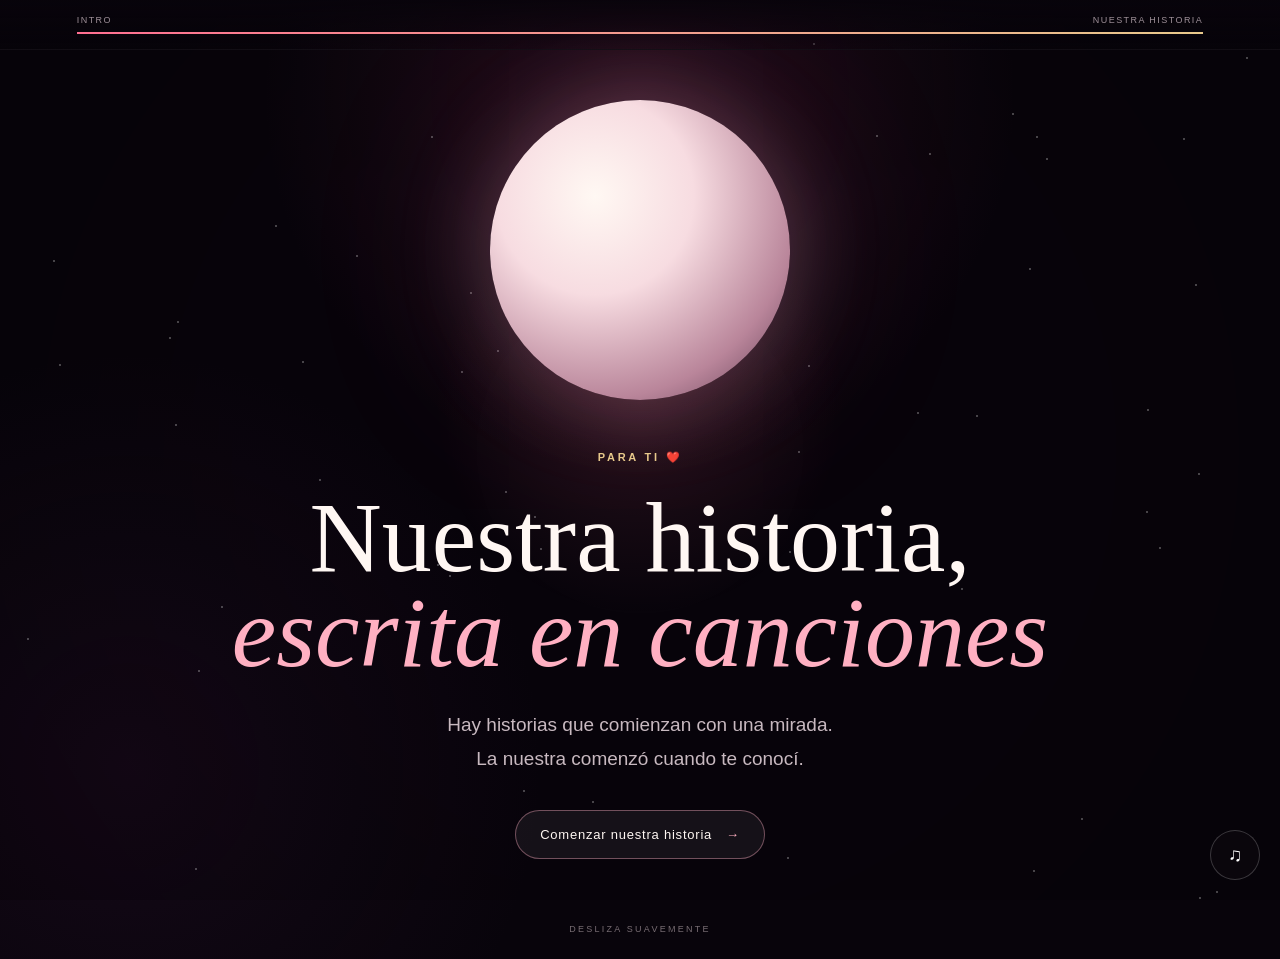
<file: index.html>
<!DOCTYPE html>
<html lang="es"><head><meta charset="utf-8"/><meta content="width=device-width, initial-scale=1.0, viewport-fit=cover" name="viewport"/><meta content="#0d0712" name="theme-color"/><title>Nuestra historia ❤️</title><link href="style.css" rel="stylesheet"/></head><body><div id="stars"></div><div aria-hidden="true" class="story-progress"><div class="progress-top"><span id="chapterCounter">INTRO</span><span id="chapterTitle">Nuestra historia</span></div><div class="progress-track"><span id="progressBar"></span></div></div><main><section class="hero" id="inicio">
<div class="moon"></div>
<p class="eyebrow">PARA TI ❤️</p>
<h1>Nuestra historia,<br/><span>escrita en canciones</span></h1>
<p class="intro">Hay historias que comienzan con una mirada.<br/>La nuestra comenzó cuando te conocí.</p>
<a class="start" href="capitulo-01.html">Comenzar nuestra historia <span>→</span></a>
<div class="scroll">desliza suavemente</div>
</section></main><audio id="music" preload="auto"></audio><button aria-label="Activar música" class="music-btn" id="musicBtn">♫</button><script src="script_nuestra_historia_multi.js"></script></body></html>
</file>
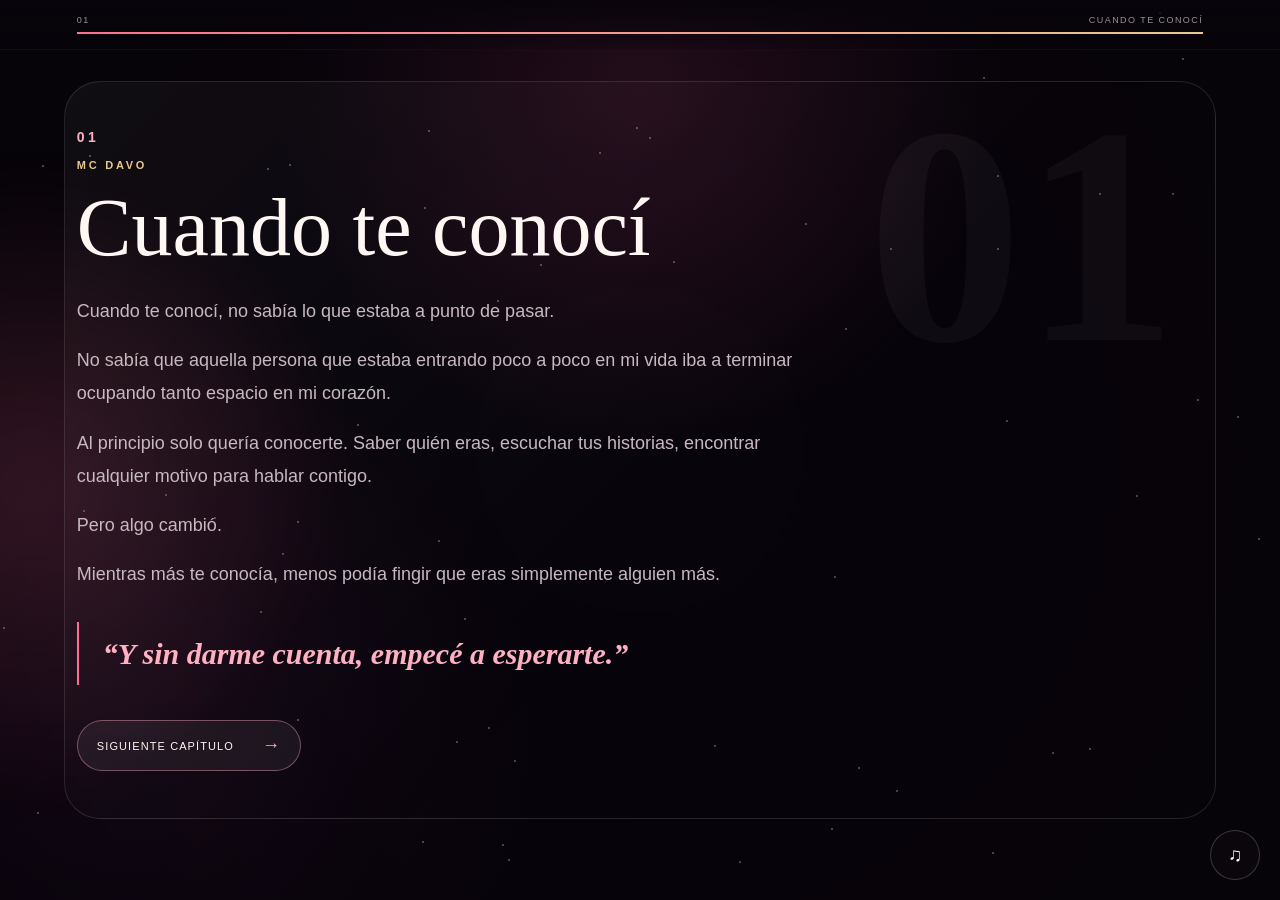
<file: capitulo-01.html>
<!DOCTYPE html>
<html lang="es"><head><meta charset="utf-8"/><meta content="width=device-width, initial-scale=1.0, viewport-fit=cover" name="viewport"/><meta content="#0d0712" name="theme-color"/><title>Cuando te conocí ❤️</title><link href="style.css" rel="stylesheet"/></head><body><div id="stars"></div><div aria-hidden="true" class="story-progress"><div class="progress-top"><span id="chapterCounter">01</span><span id="chapterTitle">Cuando te conocí</span></div><div class="progress-track"><span id="progressBar"></span></div></div><main><section class="story"><div class="chapter" data-chapter="01" data-song="musica-01.mp3" data-title="Cuando te conocí">
<div class="chapter-glow"></div>
<div class="chapter-visual">01</div>
<div class="chapter-content">
<div class="song-number">01</div>
<div class="song-tag">MC DAVO</div>
<h2>Cuando te conocí</h2>
<p>Cuando te conocí, no sabía lo que estaba a punto de pasar.</p>
<p>No sabía que aquella persona que estaba entrando poco a poco en mi vida iba a terminar ocupando tanto espacio en mi corazón.</p>
<p>Al principio solo quería conocerte. Saber quién eras, escuchar tus historias, encontrar cualquier motivo para hablar contigo.</p>
<p>Pero algo cambió.</p>
<p>Mientras más te conocía, menos podía fingir que eras simplemente alguien más.</p>
<blockquote>“Y sin darme cuenta, empecé a esperarte.”</blockquote>
</div>
<button class="next-btn" onclick="window.location.href='capitulo-02.html'" type="button"><span>Siguiente capítulo</span><b>→</b></button>
</div></section></main><audio data-song="musica-01.mp3" id="music" preload="auto"></audio><button aria-label="Activar música" class="music-btn" id="musicBtn">♫</button><script src="script_nuestra_historia_multi.js"></script></body></html>
</file>
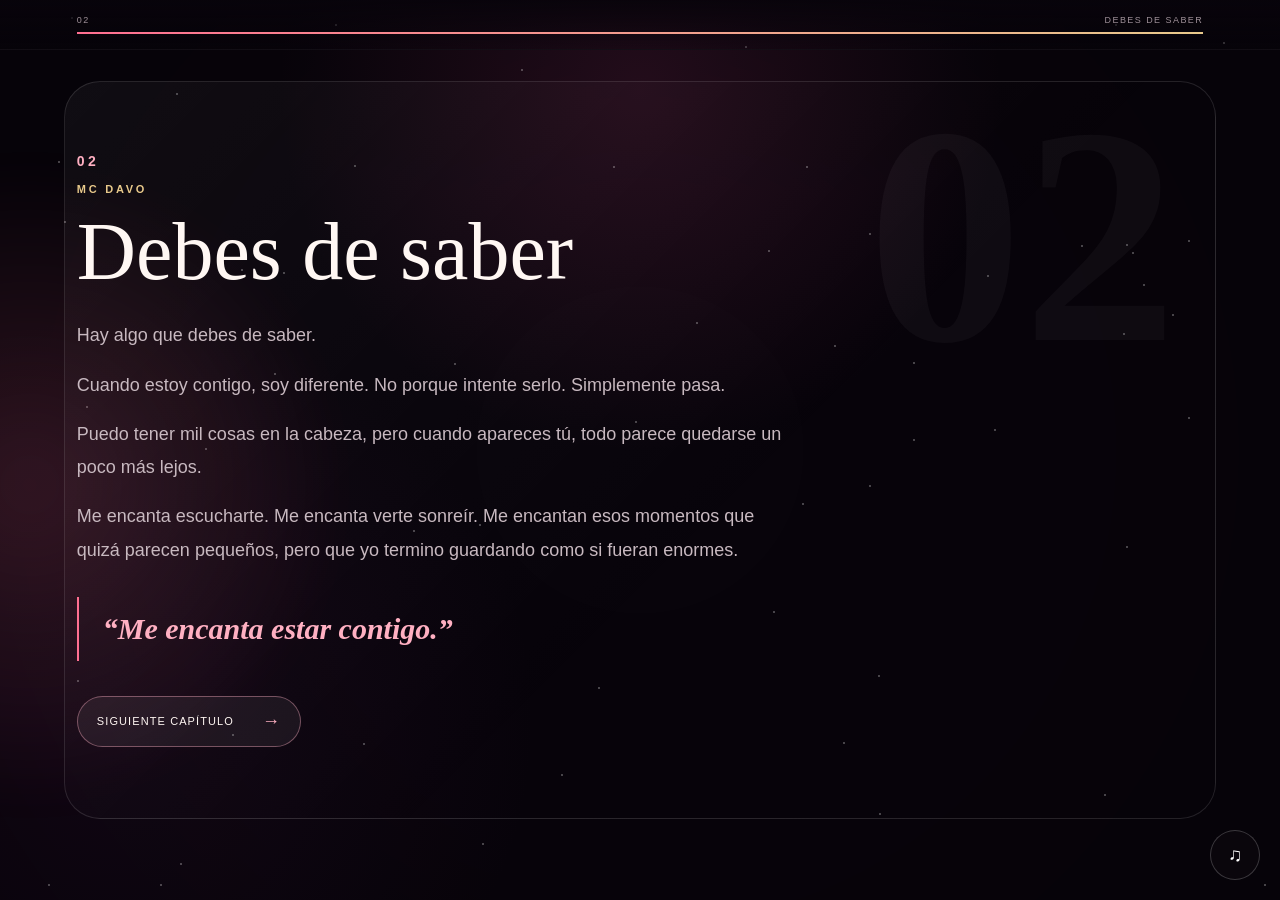
<file: capitulo-02.html>
<!DOCTYPE html>
<html lang="es"><head><meta charset="utf-8"/><meta content="width=device-width, initial-scale=1.0, viewport-fit=cover" name="viewport"/><meta content="#0d0712" name="theme-color"/><title>Debes de saber ❤️</title><link href="style.css" rel="stylesheet"/></head><body><div id="stars"></div><div aria-hidden="true" class="story-progress"><div class="progress-top"><span id="chapterCounter">02</span><span id="chapterTitle">Debes de saber</span></div><div class="progress-track"><span id="progressBar"></span></div></div><main><section class="story"><div class="chapter" data-chapter="02" data-song="musica-02.mp3" data-title="Debes de saber">
<div class="chapter-glow"></div>
<div class="chapter-visual">02</div>
<div class="chapter-content">
<div class="song-number">02</div>
<div class="song-tag">MC DAVO</div>
<h2>Debes de saber</h2>
<p>Hay algo que debes de saber.</p>
<p>Cuando estoy contigo, soy diferente. No porque intente serlo. Simplemente pasa.</p>
<p>Puedo tener mil cosas en la cabeza, pero cuando apareces tú, todo parece quedarse un poco más lejos.</p>
<p>Me encanta escucharte. Me encanta verte sonreír. Me encantan esos momentos que quizá parecen pequeños, pero que yo termino guardando como si fueran enormes.</p>
<blockquote>“Me encanta estar contigo.”</blockquote>
</div>
<button class="next-btn" onclick="window.location.href='capitulo-03.html'" type="button"><span>Siguiente capítulo</span><b>→</b></button>
</div></section></main><audio data-song="musica-02.mp3" id="music" preload="auto"></audio><button aria-label="Activar música" class="music-btn" id="musicBtn">♫</button><script src="script_nuestra_historia_multi.js"></script></body></html>
</file>
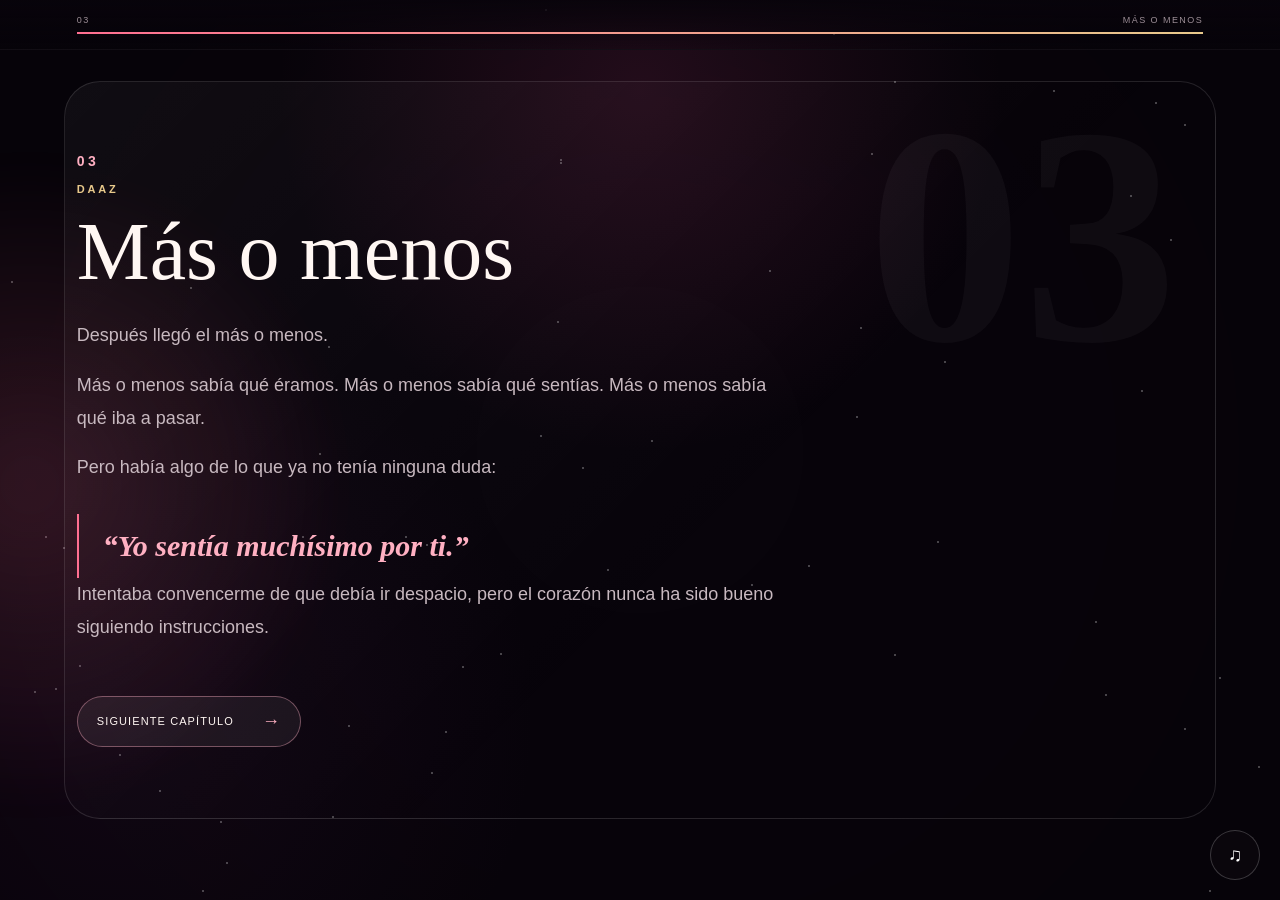
<file: capitulo-03.html>
<!DOCTYPE html>
<html lang="es"><head><meta charset="utf-8"/><meta content="width=device-width, initial-scale=1.0, viewport-fit=cover" name="viewport"/><meta content="#0d0712" name="theme-color"/><title>Más o menos ❤️</title><link href="style.css" rel="stylesheet"/></head><body><div id="stars"></div><div aria-hidden="true" class="story-progress"><div class="progress-top"><span id="chapterCounter">03</span><span id="chapterTitle">Más o menos</span></div><div class="progress-track"><span id="progressBar"></span></div></div><main><section class="story"><div class="chapter" data-chapter="03" data-song="musica-03.mp3" data-title="Más o menos">
<div class="chapter-glow"></div>
<div class="chapter-visual">03</div>
<div class="chapter-content">
<div class="song-number">03</div>
<div class="song-tag">DAAZ</div>
<h2>Más o menos</h2>
<p>Después llegó el más o menos.</p>
<p>Más o menos sabía qué éramos. Más o menos sabía qué sentías. Más o menos sabía qué iba a pasar.</p>
<p>Pero había algo de lo que ya no tenía ninguna duda:</p>
<blockquote>“Yo sentía muchísimo por ti.”</blockquote>
<p>Intentaba convencerme de que debía ir despacio, pero el corazón nunca ha sido bueno siguiendo instrucciones.</p>
</div>
<button class="next-btn" onclick="window.location.href='capitulo-04.html'" type="button"><span>Siguiente capítulo</span><b>→</b></button>
</div></section></main><audio data-song="musica-03.mp3" id="music" preload="auto"></audio><button aria-label="Activar música" class="music-btn" id="musicBtn">♫</button><script src="script_nuestra_historia_multi.js"></script></body></html>
</file>
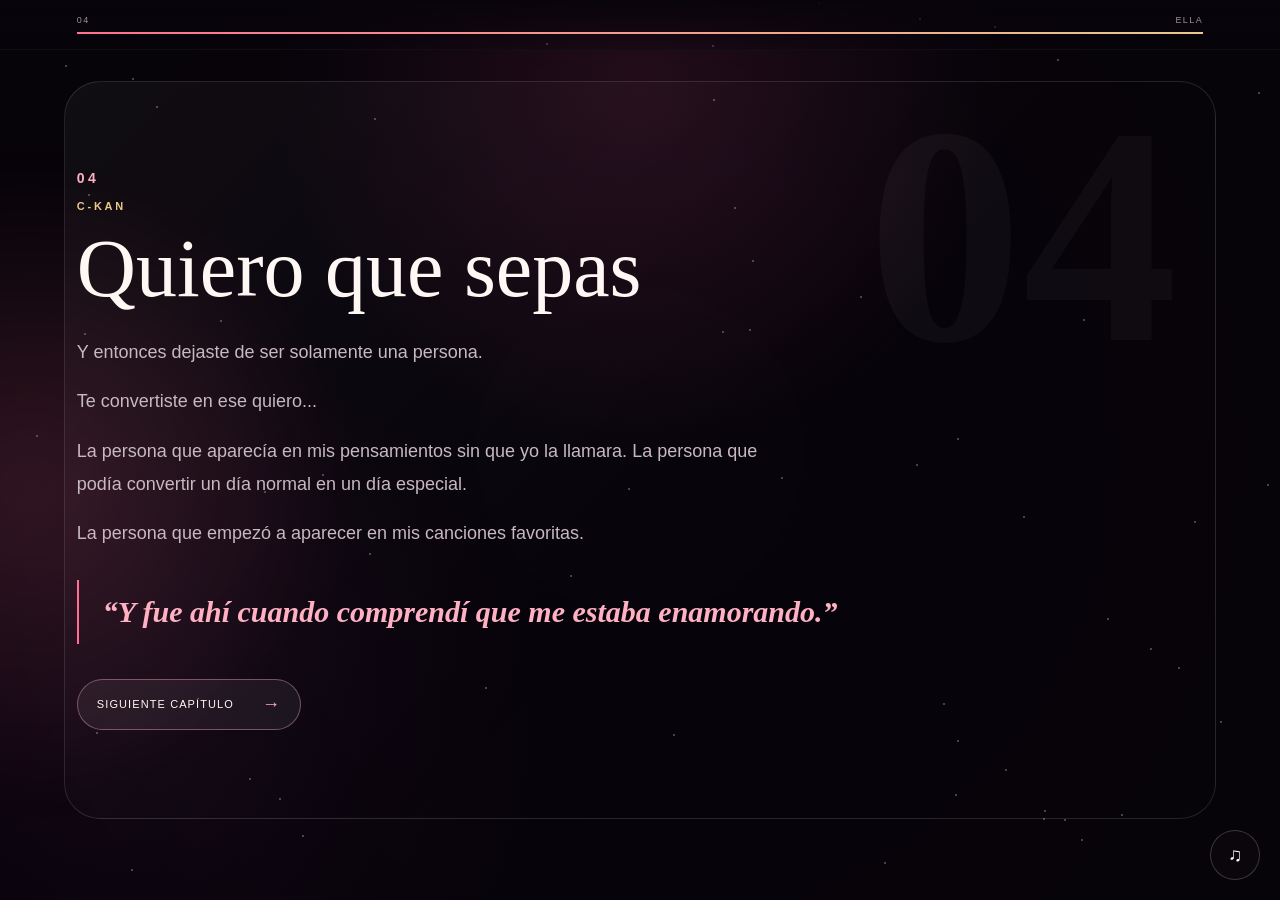
<file: capitulo-04.html>
<!DOCTYPE html>
<html lang="es"><head><meta charset="utf-8"/><meta content="width=device-width, initial-scale=1.0, viewport-fit=cover" name="viewport"/><meta content="#0d0712" name="theme-color"/><title>Quiero que sepas ❤️</title><link href="style.css" rel="stylesheet"/></head><body><div id="stars"></div><div aria-hidden="true" class="story-progress"><div class="progress-top"><span id="chapterCounter">04</span><span id="chapterTitle">Ella</span></div><div class="progress-track"><span id="progressBar"></span></div></div><main><section class="story"><div class="chapter" data-chapter="04" data-song="musica-04.mp3" data-title="Ella">
<div class="chapter-glow"></div>
<div class="chapter-visual">04</div>
<div class="chapter-content">
<div class="song-number">04</div>
<div class="song-tag">C-KAN</div>
<h2>Quiero que sepas</h2>
<p>Y entonces dejaste de ser solamente una persona.</p>
<p>Te convertiste en ese quiero...</p>
<p>La persona que aparecía en mis pensamientos sin que yo la llamara. La persona que podía convertir un día normal en un día especial.</p>
<p>La persona que empezó a aparecer en mis canciones favoritas.</p>
<blockquote>“Y fue ahí cuando comprendí que me estaba enamorando.”</blockquote>
</div>
<button class="next-btn" onclick="window.location.href='capitulo-05.html'" type="button"><span>Siguiente capítulo</span><b>→</b></button>
</div></section></main><audio data-song="musica-04.mp3" id="music" preload="auto"></audio><button aria-label="Activar música" class="music-btn" id="musicBtn">♫</button><script src="script_nuestra_historia_multi.js"></script></body></html>
</file>
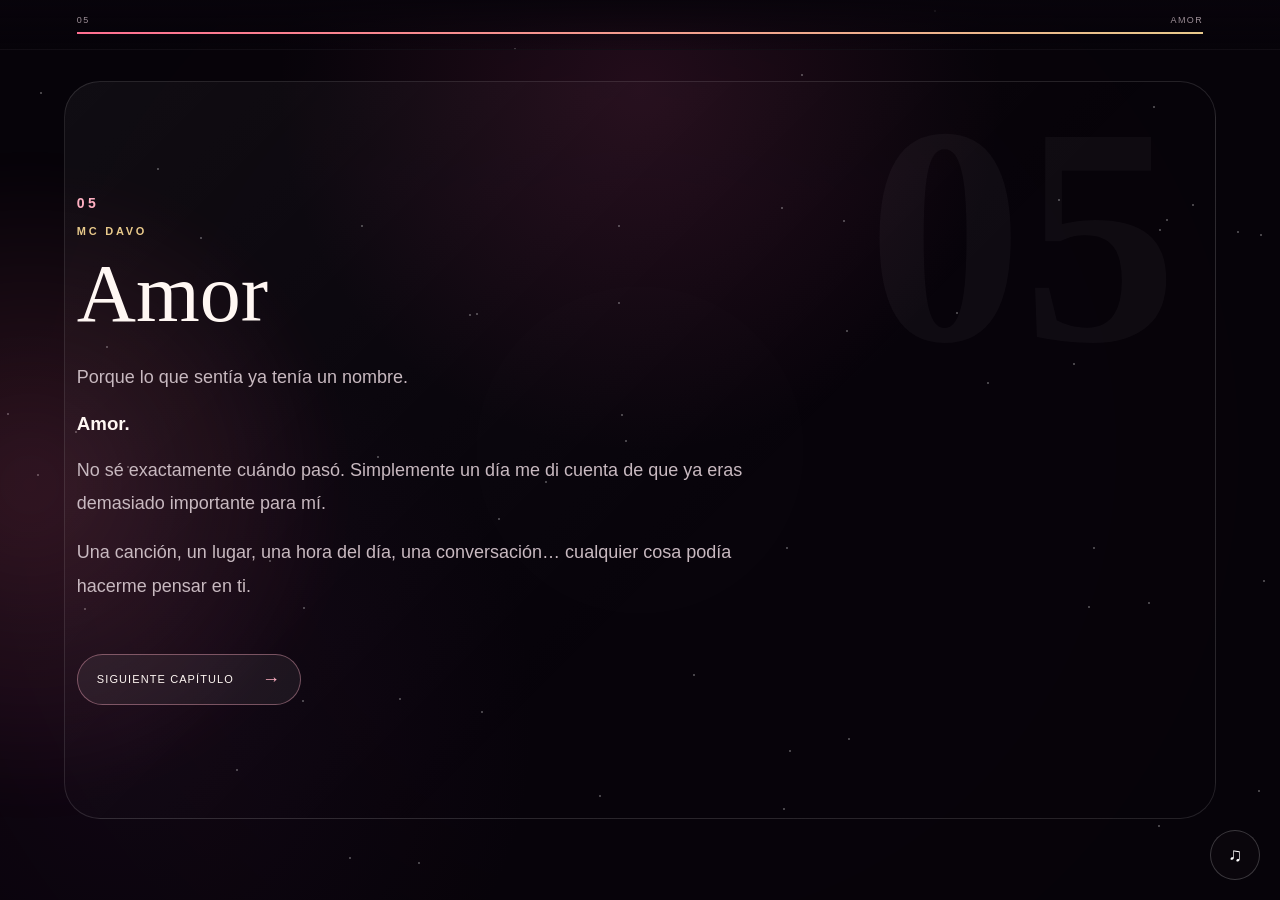
<file: capitulo-05.html>
<!DOCTYPE html>
<html lang="es"><head><meta charset="utf-8"/><meta content="width=device-width, initial-scale=1.0, viewport-fit=cover" name="viewport"/><meta content="#0d0712" name="theme-color"/><title>Amor ❤️</title><link href="style.css" rel="stylesheet"/></head><body><div id="stars"></div><div aria-hidden="true" class="story-progress"><div class="progress-top"><span id="chapterCounter">05</span><span id="chapterTitle">Amor</span></div><div class="progress-track"><span id="progressBar"></span></div></div><main><section class="story"><div class="chapter" data-chapter="05" data-song="musica-05.mp3" data-title="Amor">
<div class="chapter-glow"></div>
<div class="chapter-visual">05</div>
<div class="chapter-content">
<div class="song-number">05</div>
<div class="song-tag">MC DAVO</div>
<h2>Amor</h2>
<p>Porque lo que sentía ya tenía un nombre.</p>
<h3>Amor.</h3>
<p>No sé exactamente cuándo pasó. Simplemente un día me di cuenta de que ya eras demasiado importante para mí.</p>
<p>Una canción, un lugar, una hora del día, una conversación… cualquier cosa podía hacerme pensar en ti.</p>
</div>
<button class="next-btn" onclick="window.location.href='capitulo-06.html'" type="button"><span>Siguiente capítulo</span><b>→</b></button>
</div></section></main><audio data-song="musica-05.mp3" id="music" preload="auto"></audio><button aria-label="Activar música" class="music-btn" id="musicBtn">♫</button><script src="script_nuestra_historia_multi.js"></script></body></html>
</file>
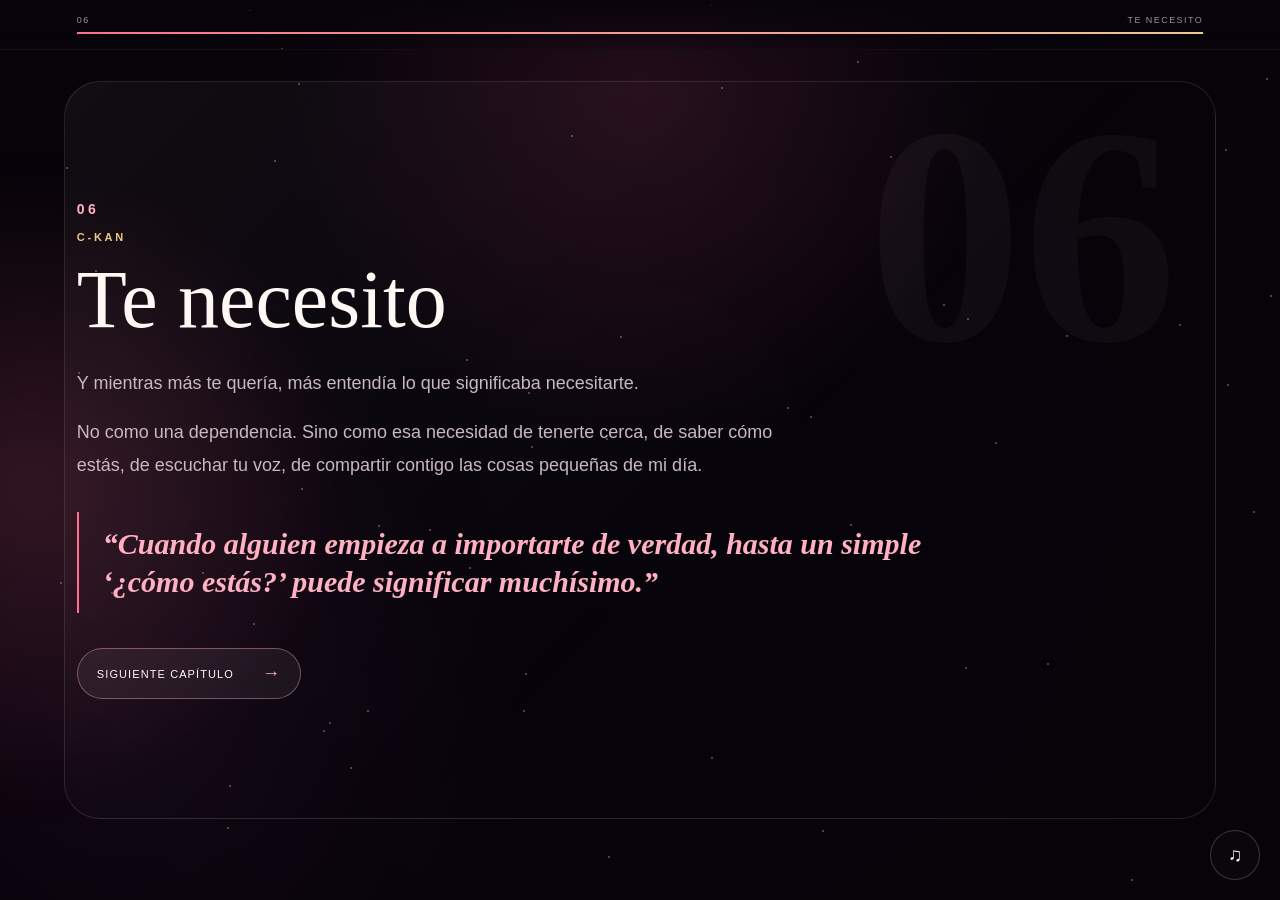
<file: capitulo-06.html>
<!DOCTYPE html>
<html lang="es"><head><meta charset="utf-8"/><meta content="width=device-width, initial-scale=1.0, viewport-fit=cover" name="viewport"/><meta content="#0d0712" name="theme-color"/><title>Te necesito ❤️</title><link href="style.css" rel="stylesheet"/></head><body><div id="stars"></div><div aria-hidden="true" class="story-progress"><div class="progress-top"><span id="chapterCounter">06</span><span id="chapterTitle">Te necesito</span></div><div class="progress-track"><span id="progressBar"></span></div></div><main><section class="story"><div class="chapter" data-chapter="06" data-song="musica-06.mp3" data-title="Te necesito">
<div class="chapter-glow"></div>
<div class="chapter-visual">06</div>
<div class="chapter-content">
<div class="song-number">06</div>
<div class="song-tag">C-KAN</div>
<h2>Te necesito</h2>
<p>Y mientras más te quería, más entendía lo que significaba necesitarte.</p>
<p>No como una dependencia. Sino como esa necesidad de tenerte cerca, de saber cómo estás, de escuchar tu voz, de compartir contigo las cosas pequeñas de mi día.</p>
<blockquote>“Cuando alguien empieza a importarte de verdad, hasta un simple ‘¿cómo estás?’ puede significar muchísimo.”</blockquote>
</div>
<button class="next-btn" onclick="window.location.href='capitulo-07.html'" type="button"><span>Siguiente capítulo</span><b>→</b></button>
</div></section></main><audio data-song="musica-06.mp3" id="music" preload="auto"></audio><button aria-label="Activar música" class="music-btn" id="musicBtn">♫</button><script src="script_nuestra_historia_multi.js"></script></body></html>
</file>
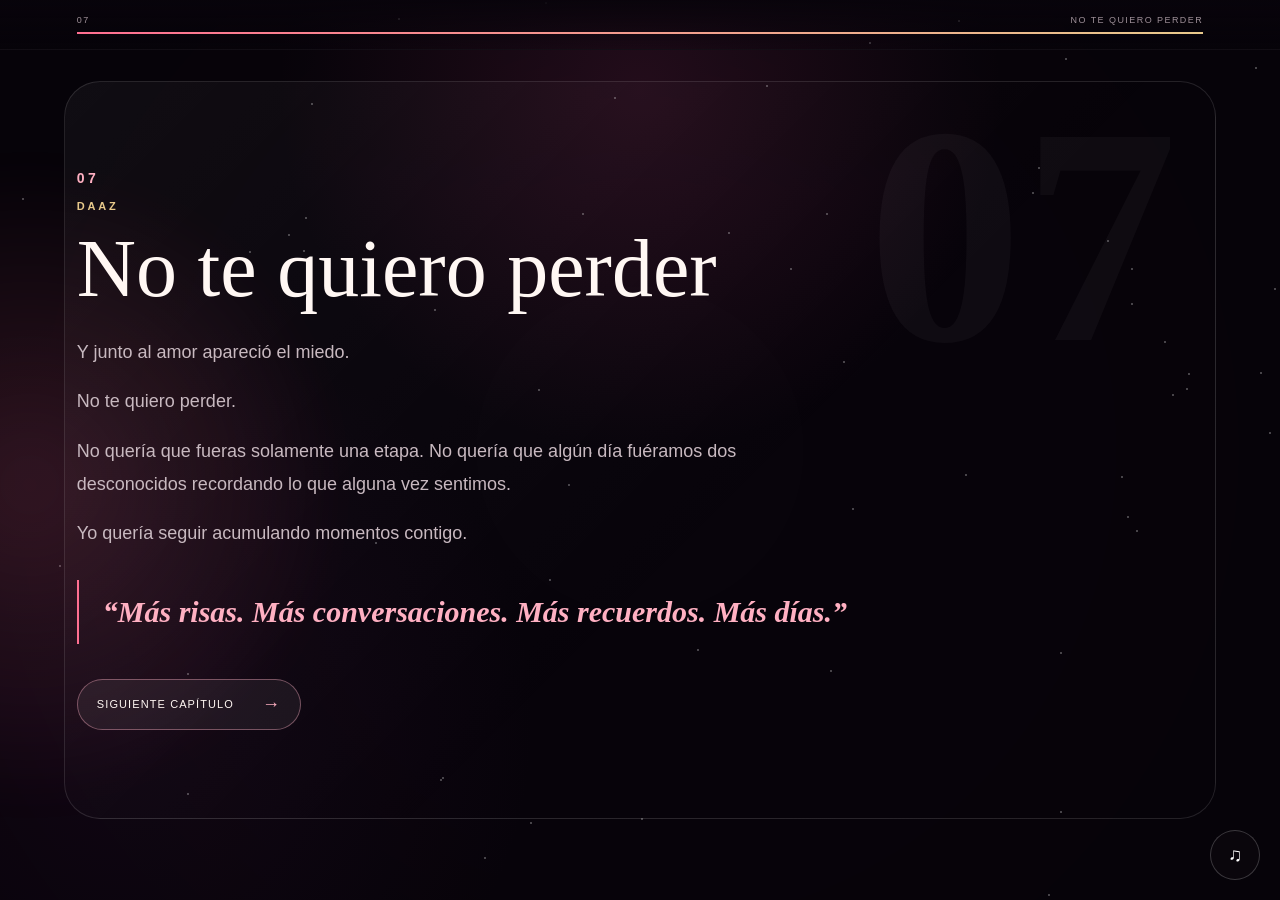
<file: capitulo-07.html>
<!DOCTYPE html>
<html lang="es"><head><meta charset="utf-8"/><meta content="width=device-width, initial-scale=1.0, viewport-fit=cover" name="viewport"/><meta content="#0d0712" name="theme-color"/><title>No te quiero perder ❤️</title><link href="style.css" rel="stylesheet"/></head><body><div id="stars"></div><div aria-hidden="true" class="story-progress"><div class="progress-top"><span id="chapterCounter">07</span><span id="chapterTitle">No te quiero perder</span></div><div class="progress-track"><span id="progressBar"></span></div></div><main><section class="story"><div class="chapter" data-chapter="07" data-song="musica-07.mp3" data-title="No te quiero perder">
<div class="chapter-glow"></div>
<div class="chapter-visual">07</div>
<div class="chapter-content">
<div class="song-number">07</div>
<div class="song-tag">DAAZ</div>
<h2>No te quiero perder</h2>
<p>Y junto al amor apareció el miedo.</p>
<p>No te quiero perder.</p>
<p>No quería que fueras solamente una etapa. No quería que algún día fuéramos dos desconocidos recordando lo que alguna vez sentimos.</p>
<p>Yo quería seguir acumulando momentos contigo.</p>
<blockquote>“Más risas. Más conversaciones. Más recuerdos. Más días.”</blockquote>
</div>
<button class="next-btn" onclick="window.location.href='capitulo-08.html'" type="button"><span>Siguiente capítulo</span><b>→</b></button>
</div></section></main><audio data-song="musica-07.mp3" id="music" preload="auto"></audio><button aria-label="Activar música" class="music-btn" id="musicBtn">♫</button><script src="script_nuestra_historia_multi.js"></script></body></html>
</file>
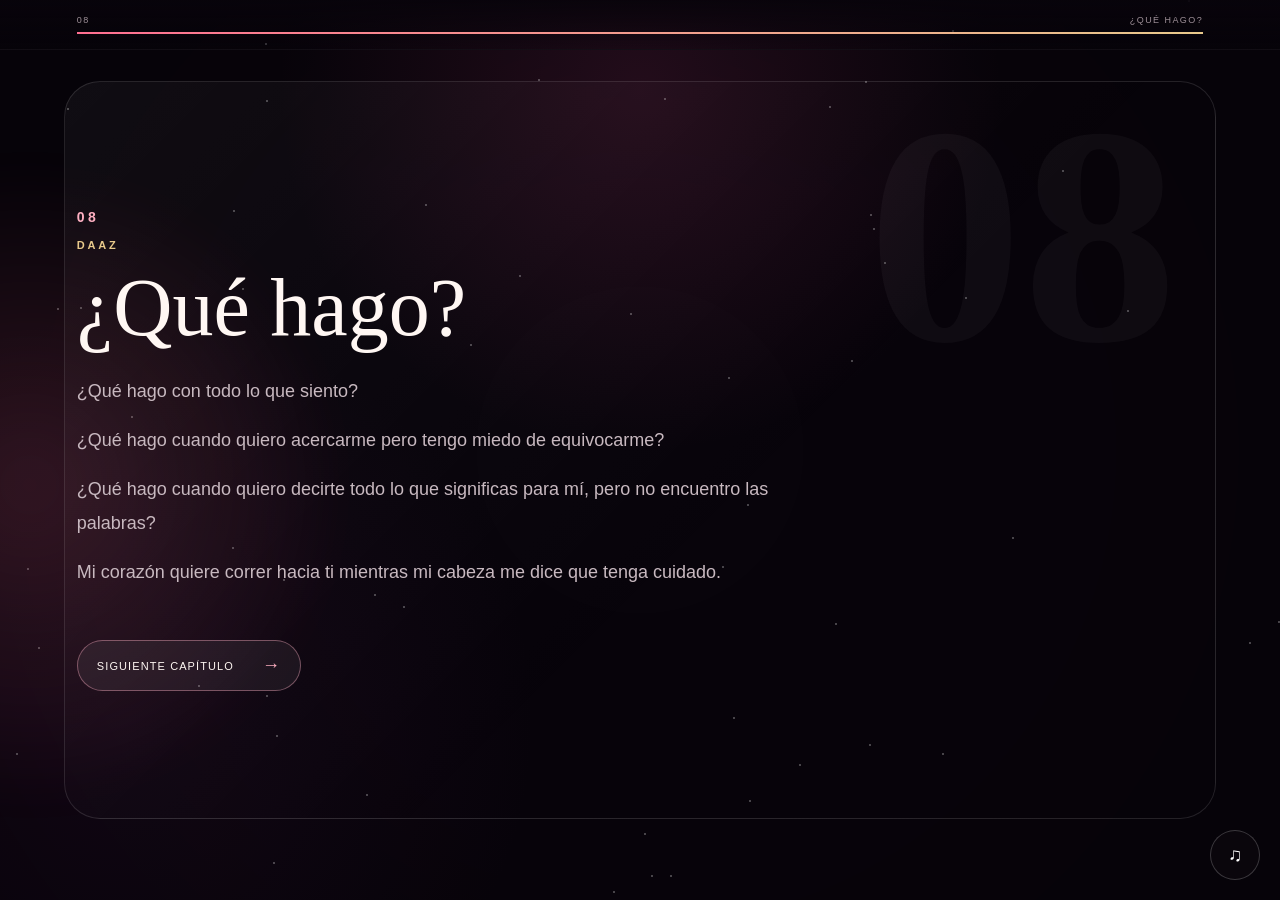
<file: capitulo-08.html>
<!DOCTYPE html>
<html lang="es"><head><meta charset="utf-8"/><meta content="width=device-width, initial-scale=1.0, viewport-fit=cover" name="viewport"/><meta content="#0d0712" name="theme-color"/><title>¿Qué hago? ❤️</title><link href="style.css" rel="stylesheet"/></head><body><div id="stars"></div><div aria-hidden="true" class="story-progress"><div class="progress-top"><span id="chapterCounter">08</span><span id="chapterTitle">¿Qué hago?</span></div><div class="progress-track"><span id="progressBar"></span></div></div><main><section class="story"><div class="chapter" data-chapter="08" data-song="musica-08.mp3" data-title="¿Qué hago?">
<div class="chapter-glow"></div>
<div class="chapter-visual">08</div>
<div class="chapter-content">
<div class="song-number">08</div>
<div class="song-tag">DAAZ</div>
<h2>¿Qué hago?</h2>
<p>¿Qué hago con todo lo que siento?</p>
<p>¿Qué hago cuando quiero acercarme pero tengo miedo de equivocarme?</p>
<p>¿Qué hago cuando quiero decirte todo lo que significas para mí, pero no encuentro las palabras?</p>
<p>Mi corazón quiere correr hacia ti mientras mi cabeza me dice que tenga cuidado.</p>
</div>
<button class="next-btn" onclick="window.location.href='capitulo-09.html'" type="button"><span>Siguiente capítulo</span><b>→</b></button>
</div></section></main><audio data-song="musica-08.mp3" id="music" preload="auto"></audio><button aria-label="Activar música" class="music-btn" id="musicBtn">♫</button><script src="script_nuestra_historia_multi.js"></script></body></html>
</file>
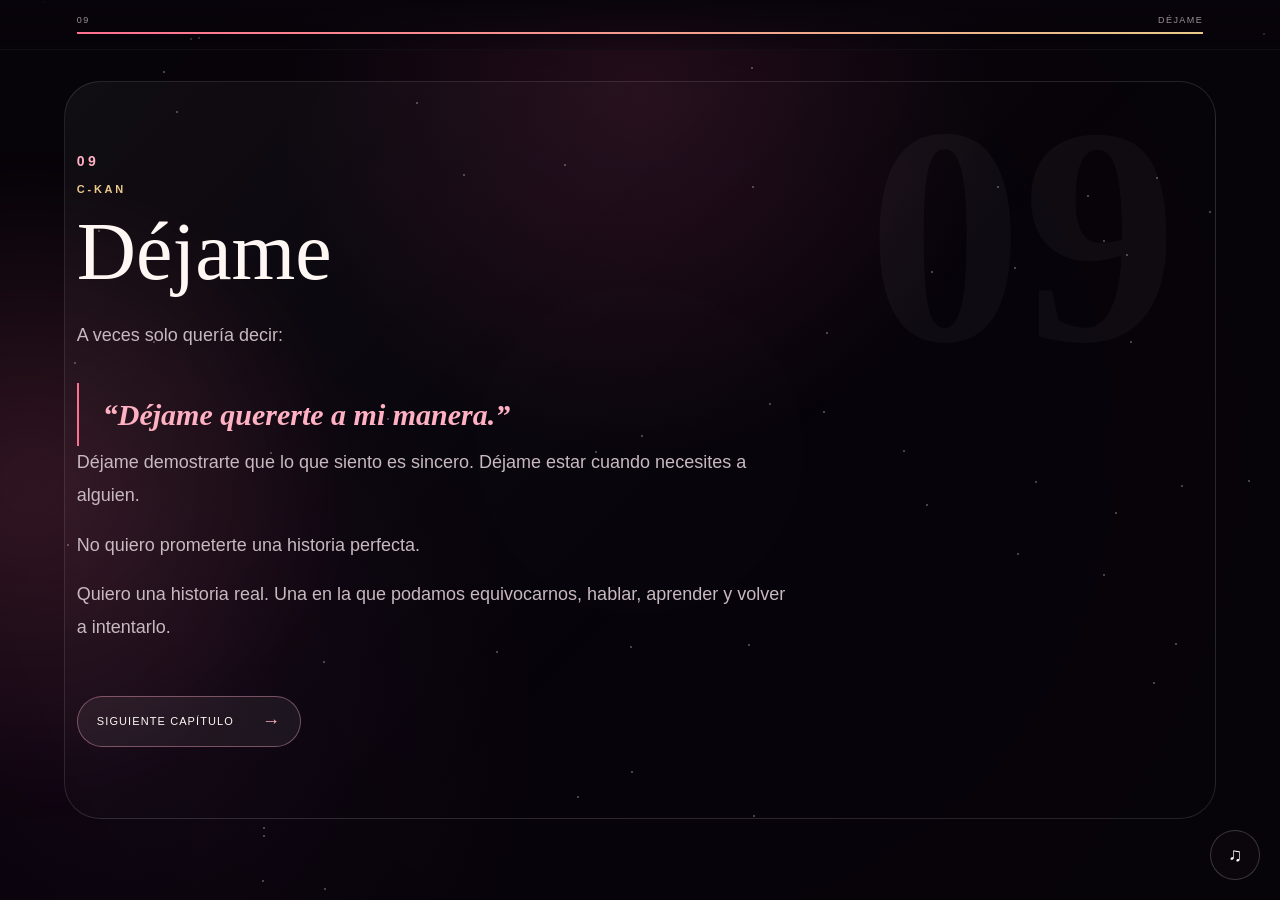
<file: capitulo-09.html>
<!DOCTYPE html>
<html lang="es"><head><meta charset="utf-8"/><meta content="width=device-width, initial-scale=1.0, viewport-fit=cover" name="viewport"/><meta content="#0d0712" name="theme-color"/><title>Déjame ❤️</title><link href="style.css" rel="stylesheet"/></head><body><div id="stars"></div><div aria-hidden="true" class="story-progress"><div class="progress-top"><span id="chapterCounter">09</span><span id="chapterTitle">Déjame</span></div><div class="progress-track"><span id="progressBar"></span></div></div><main><section class="story"><div class="chapter" data-chapter="09" data-song="musica-09.mp3" data-title="Déjame">
<div class="chapter-glow"></div>
<div class="chapter-visual">09</div>
<div class="chapter-content">
<div class="song-number">09</div>
<div class="song-tag">C-KAN</div>
<h2>Déjame</h2>
<p>A veces solo quería decir:</p>
<blockquote>“Déjame quererte a mi manera.”</blockquote>
<p>Déjame demostrarte que lo que siento es sincero. Déjame estar cuando necesites a alguien.</p>
<p>No quiero prometerte una historia perfecta.</p>
<p>Quiero una historia real. Una en la que podamos equivocarnos, hablar, aprender y volver a intentarlo.</p>
</div>
<button class="next-btn" onclick="window.location.href='capitulo-10.html'" type="button"><span>Siguiente capítulo</span><b>→</b></button>
</div></section></main><audio data-song="musica-09.mp3" id="music" preload="auto"></audio><button aria-label="Activar música" class="music-btn" id="musicBtn">♫</button><script src="script_nuestra_historia_multi.js"></script></body></html>
</file>
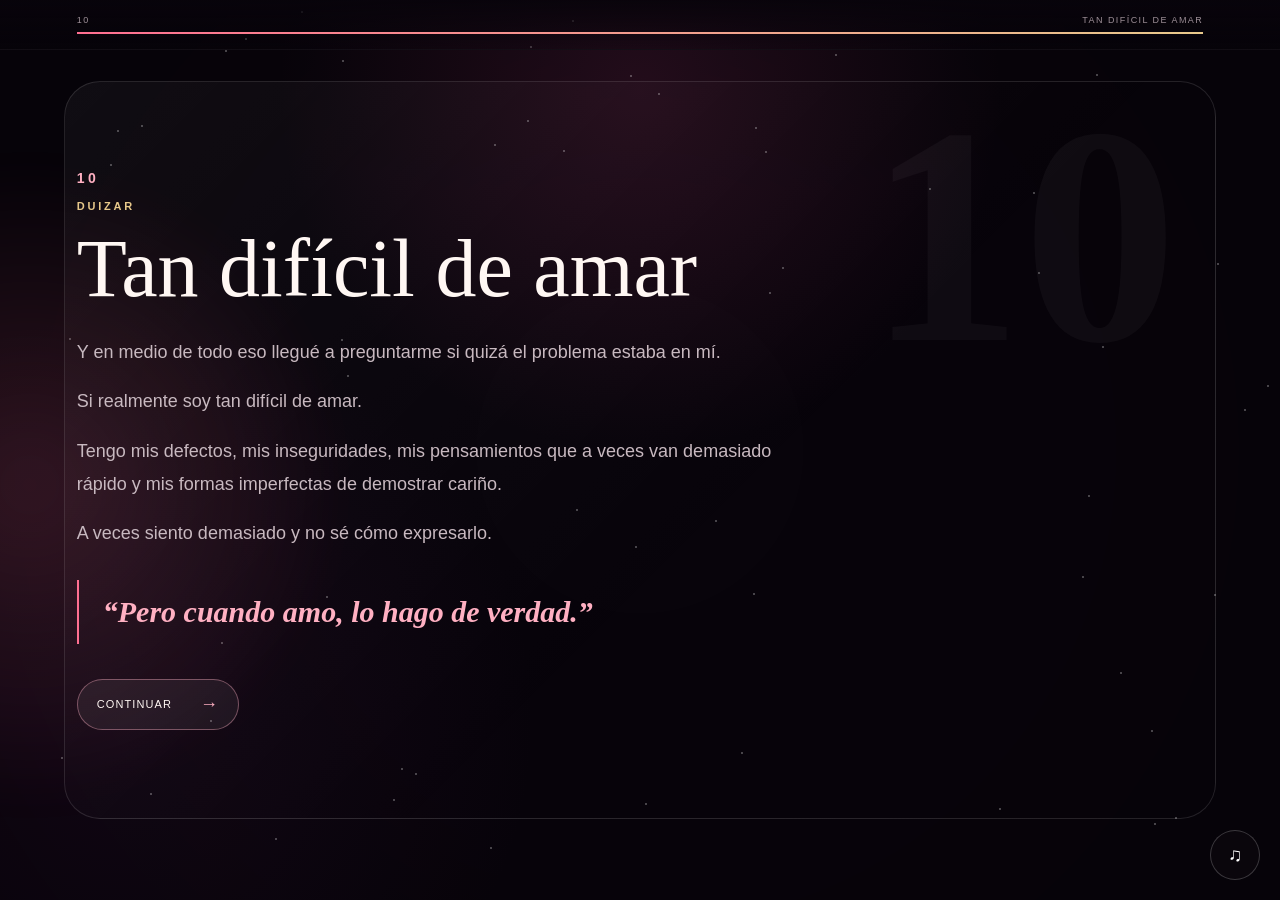
<file: capitulo-10.html>
<!DOCTYPE html>
<html lang="es"><head><meta charset="utf-8"/><meta content="width=device-width, initial-scale=1.0, viewport-fit=cover" name="viewport"/><meta content="#0d0712" name="theme-color"/><title>Tan difícil de amar ❤️</title><link href="style.css" rel="stylesheet"/></head><body><div id="stars"></div><div aria-hidden="true" class="story-progress"><div class="progress-top"><span id="chapterCounter">10</span><span id="chapterTitle">Tan difícil de amar</span></div><div class="progress-track"><span id="progressBar"></span></div></div><main><section class="story"><div class="chapter" data-chapter="10" data-song="musica-10.mp3" data-title="Tan difícil de amar">
<div class="chapter-glow"></div>
<div class="chapter-visual">10</div>
<div class="chapter-content">
<div class="song-number">10</div>
<div class="song-tag">DUIZAR</div>
<h2>Tan difícil de amar</h2>
<p>Y en medio de todo eso llegué a preguntarme si quizá el problema estaba en mí.</p>
<p>Si realmente soy tan difícil de amar.</p>
<p>Tengo mis defectos, mis inseguridades, mis pensamientos que a veces van demasiado rápido y mis formas imperfectas de demostrar cariño.</p>
<p>A veces siento demasiado y no sé cómo expresarlo.</p>
<blockquote>“Pero cuando amo, lo hago de verdad.”</blockquote>
</div>
<button class="next-btn" onclick="window.location.href='capitulo-11.html'" type="button"><span>Continuar</span><b>→</b></button>
</div></section></main><audio data-song="musica-10.mp3" id="music" preload="auto"></audio><button aria-label="Activar música" class="music-btn" id="musicBtn">♫</button><script src="script_nuestra_historia_multi.js"></script></body></html>
</file>
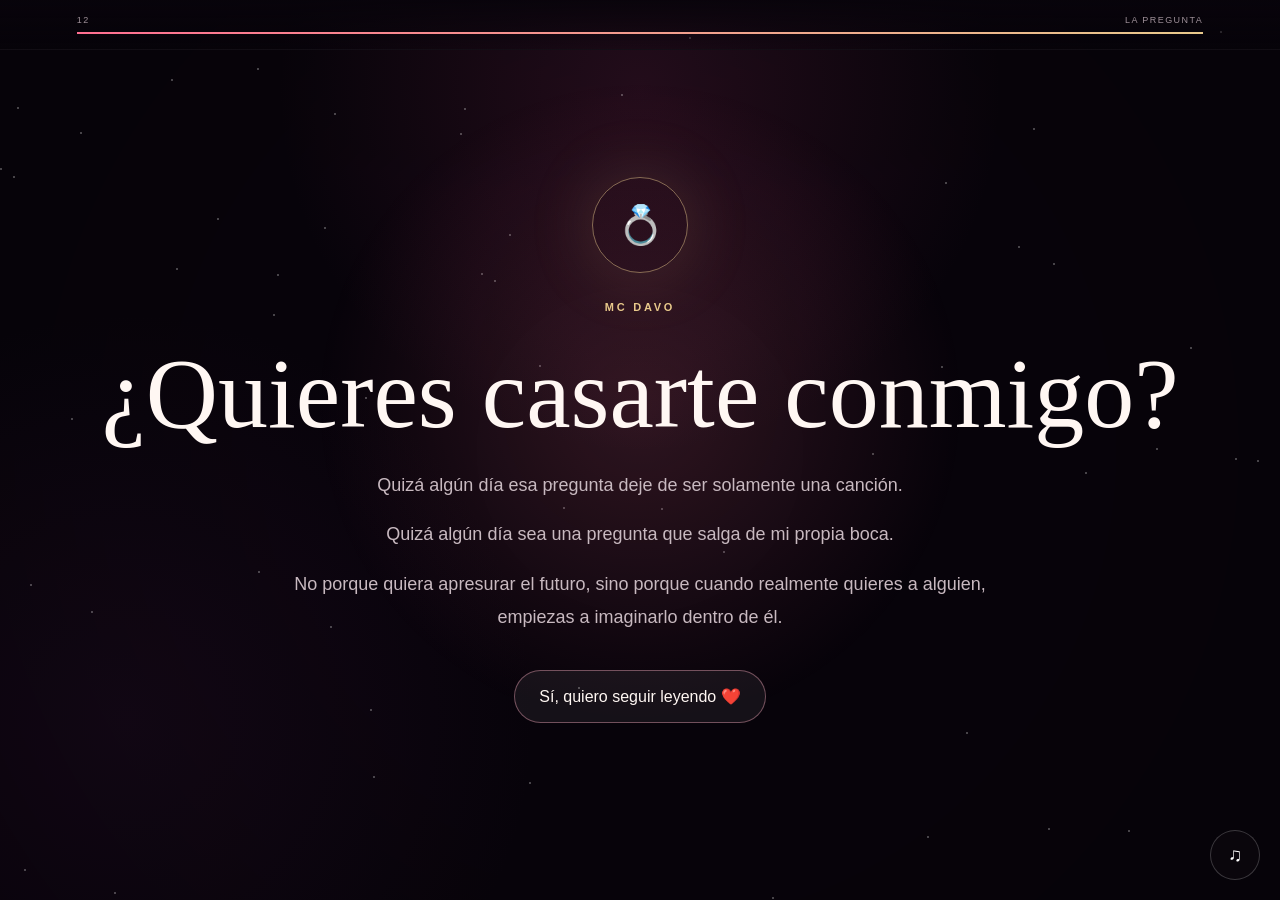
<file: capitulo-12.html>
<!DOCTYPE html>
<html lang="es"><head><meta charset="utf-8"/><meta content="width=device-width, initial-scale=1.0, viewport-fit=cover" name="viewport"/><meta content="#0d0712" name="theme-color"/><title>La pregunta ❤️</title><link href="style.css" rel="stylesheet"/></head><body><div id="stars"></div><div aria-hidden="true" class="story-progress"><div class="progress-top"><span id="chapterCounter">12</span><span id="chapterTitle">La pregunta</span></div><div class="progress-track"><span id="progressBar"></span></div></div><main><section class="story"><div class="proposal" data-chapter="12" data-song="musica-12.mp3" data-title="La pregunta" id="proposal">
<div class="ring">💍</div>
<div class="song-tag">MC DAVO</div>
<h2>¿Quieres casarte conmigo?</h2>
<p>Quizá algún día esa pregunta deje de ser solamente una canción.</p>
<p>Quizá algún día sea una pregunta que salga de mi propia boca.</p>
<p>No porque quiera apresurar el futuro, sino porque cuando realmente quieres a alguien, empiezas a imaginarlo dentro de él.</p>
<button class="yes-btn" id="yesBtn" onclick="window.location.href='capitulo-13.html'" type="button">Sí, quiero seguir leyendo ❤️</button>
</div></section></main><audio data-song="musica-13.mp3" id="music" preload="auto"></audio><button aria-label="Activar música" class="music-btn" id="musicBtn">♫</button><script src="script_nuestra_historia_multi.js"></script></body></html>
</file>
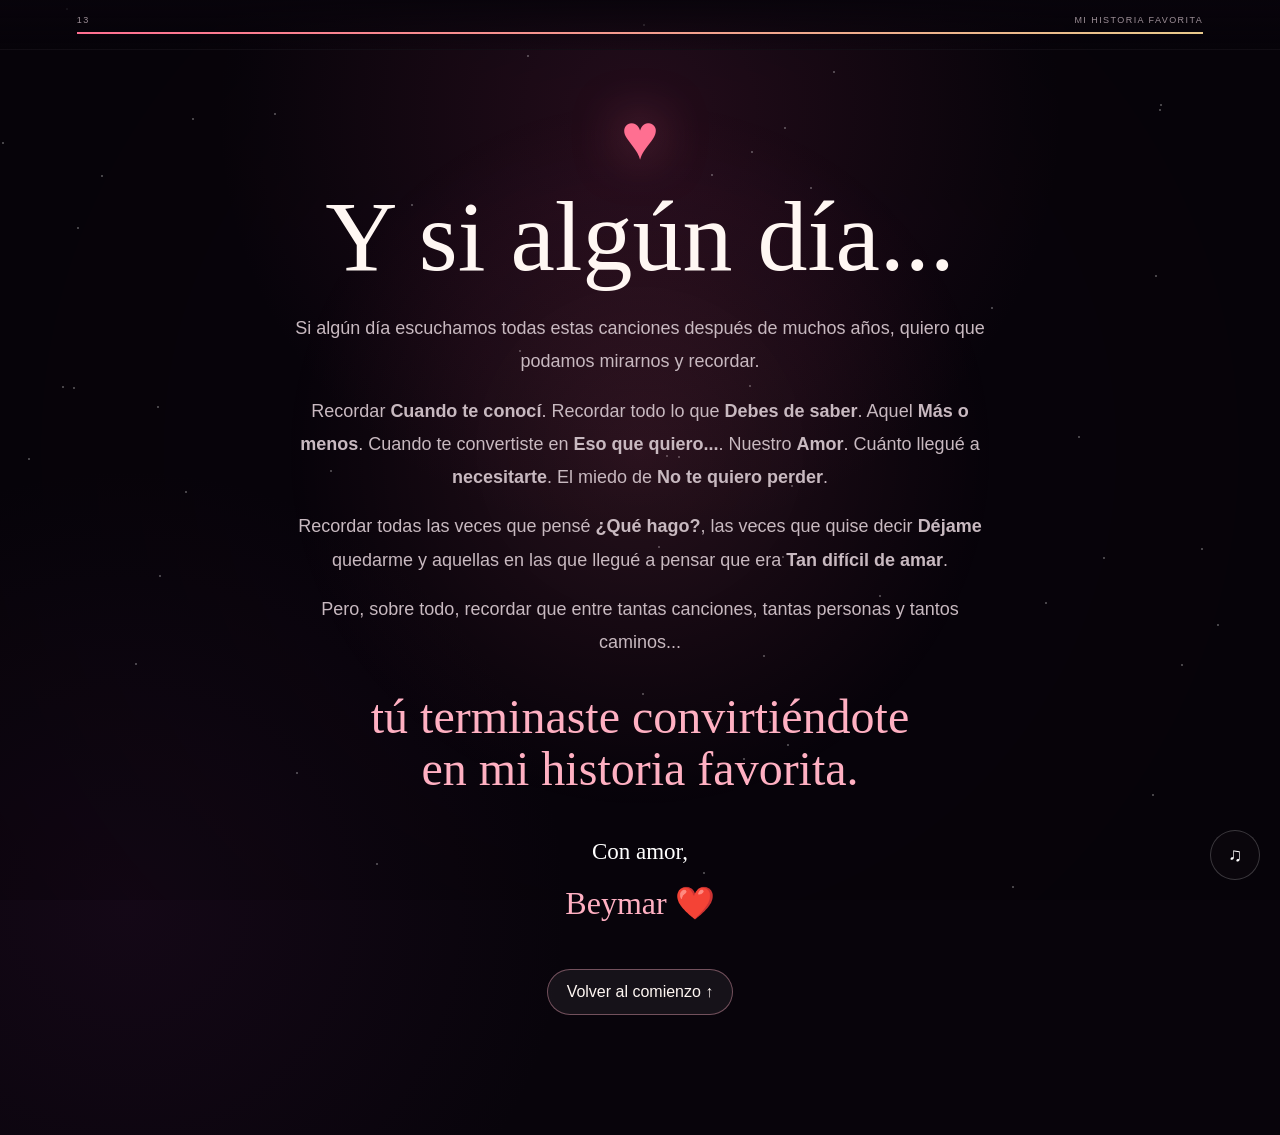
<file: capitulo-13.html>
<!DOCTYPE html>
<html lang="es"><head><meta charset="utf-8"/><meta content="width=device-width, initial-scale=1.0, viewport-fit=cover" name="viewport"/><meta content="#0d0712" name="theme-color"/><title>Mi historia favorita ❤️</title><link href="style.css" rel="stylesheet"/></head><body><div id="stars"></div><div aria-hidden="true" class="story-progress"><div class="progress-top"><span id="chapterCounter">13</span><span id="chapterTitle">Mi historia favorita</span></div><div class="progress-track"><span id="progressBar"></span></div></div><main><section class="story"><div class="ending" data-chapter="13" data-song="musica-13.mp3" data-title="Mi historia favorita">
<div class="heart-big">♥</div>
<h2>Y si algún día...</h2>
<p>Si algún día escuchamos todas estas canciones después de muchos años, quiero que podamos mirarnos y recordar.</p>
<p>Recordar <strong>Cuando te conocí</strong>. Recordar todo lo que <strong>Debes de saber</strong>. Aquel <strong>Más o menos</strong>. Cuando te convertiste en <strong>Eso que quiero...</strong>. Nuestro <strong>Amor</strong>. Cuánto llegué a <strong>necesitarte</strong>. El miedo de <strong>No te quiero perder</strong>.</p>
<p>Recordar todas las veces que pensé <strong>¿Qué hago?</strong>, las veces que quise decir <strong>Déjame</strong> quedarme y aquellas en las que llegué a pensar que era <strong>Tan difícil de amar</strong>.</p>
<p class="final-line">Pero, sobre todo, recordar que entre tantas canciones, tantas personas y tantos caminos...</p>
<h3>tú terminaste convirtiéndote<br/>en mi historia favorita.</h3>
<p class="signature">Con amor,<br/><span>Beymar ❤️</span></p>
<button class="restart" onclick="window.location.href='index.html'">Volver al comienzo ↑</button>
</div></section></main><audio data-song="musica-13.mp3" id="music" preload="auto"></audio><button aria-label="Activar música" class="music-btn" id="musicBtn">♫</button><script src="script_nuestra_historia_multi.js"></script></body></html>
</file>
<file: style.css>
:root{--bg:#08040b;--rose:#ff6f91;--rose2:#ffb0c2;--gold:#e8c98b;--cream:#fff7f3;--muted:#c8b9c0;--line:rgba(255,255,255,.12)}
*{box-sizing:border-box;-webkit-tap-highlight-color:transparent}
html,body{margin:0;padding:0;min-height:100%;background:#08040b;color:var(--cream)}
html{scroll-behavior:smooth}
body{font-family:Arial,Helvetica,sans-serif;overflow-x:hidden;background:radial-gradient(circle at 50% 10%,rgba(116,38,75,.28),transparent 35%),radial-gradient(circle at 10% 80%,rgba(75,25,75,.18),transparent 30%),var(--bg)}
body:before{content:"";position:fixed;inset:0;pointer-events:none;background:radial-gradient(circle at 50% 50%,transparent 20%,rgba(0,0,0,.18) 100%);z-index:0}
#stars{position:fixed;inset:0;pointer-events:none;z-index:0;overflow:hidden}.star{position:absolute;width:2px;height:2px;border-radius:50%;background:#fff;opacity:.35;animation:twinkle 3s infinite ease-in-out}@keyframes twinkle{50%{opacity:.95;transform:scale(1.7)}}
main{position:relative;z-index:1;width:100%;min-height:100vh}
.hero,.chapter,.future,.proposal,.ending{position:relative;min-height:100vh;min-height:100svh;width:100%;display:flex;flex-direction:column;justify-content:center;align-items:center;padding:100px 6vw;text-align:center}
.hero{background:radial-gradient(circle at 50% 42%,rgba(255,111,145,.12),transparent 25%)}
.moon{width:min(58vw,300px);height:min(58vw,300px);border-radius:50%;background:radial-gradient(circle at 35% 32%,#fff8f3 0,#f7dce1 35%,#b9859a 72%,#59364d 100%);box-shadow:0 0 90px rgba(255,190,211,.28),0 0 220px rgba(255,100,145,.12);margin:0 auto 40px}
.eyebrow,.song-tag{letter-spacing:.25em;font-size:11px;font-weight:700;color:var(--gold)}
.hero h1,.future h2,.proposal h2,.ending h2,.chapter h2{font-family:Georgia,'Times New Roman',serif;font-weight:400;line-height:.95}
.hero h1{font-size:clamp(48px,9vw,100px);margin:15px 0 28px}.hero h1 span{color:var(--rose2);font-style:italic}.intro{color:var(--muted);line-height:1.8;font-size:clamp(15px,2vw,19px);max-width:650px;margin:0 auto}
button,a{font:inherit}.start,.next-btn,.yes-btn,.restart{display:inline-flex;align-items:center;justify-content:center;border:1px solid rgba(255,176,194,.4);background:rgba(255,255,255,.06);color:var(--cream);cursor:pointer;text-decoration:none;transition:.25s ease}.start{margin-top:34px;padding:16px 24px;border-radius:999px;font-size:13px;letter-spacing:.06em}.start span{margin-left:14px;color:var(--rose2)}
.start:hover,.next-btn:hover,.yes-btn:hover,.restart:hover{transform:translateY(-2px);background:rgba(255,111,145,.13);border-color:var(--rose)}
.scroll{position:absolute;bottom:25px;color:#786d73;font-size:9px;letter-spacing:.25em;text-transform:uppercase}
.chapter{isolation:isolate;align-items:flex-start;text-align:left;padding-left:max(6vw,40px);padding-right:max(6vw,40px)}
.chapter:nth-child(even){align-items:flex-end;text-align:right}.chapter:after{content:"";position:absolute;width:min(65vw,700px);height:min(65vw,700px);border-radius:50%;filter:blur(25px);opacity:.16;z-index:-2;background:radial-gradient(circle,var(--rose),transparent 67%)}.chapter:nth-child(odd):after{left:-25%;top:15%}.chapter:nth-child(even):after{right:-25%;top:15%;background:radial-gradient(circle,#a970ff,transparent 67%)}
.chapter-glow{position:absolute;inset:9% 5%;border:1px solid var(--line);border-radius:36px;z-index:-1;background:linear-gradient(135deg,rgba(255,255,255,.045),transparent 60%)}
.chapter-content{width:100%;max-width:850px}.chapter-visual{position:absolute;top:9vh;font-family:Georgia,'Times New Roman',serif;font-size:min(30vw,310px);font-weight:700;line-height:1;color:rgba(255,255,255,.035);z-index:-1}.chapter:nth-child(odd) .chapter-visual{right:8vw}.chapter:nth-child(even) .chapter-visual{left:8vw}
.song-number{font-weight:700;font-size:14px;color:var(--rose2);letter-spacing:.25em;margin-bottom:14px}.song-tag{margin-bottom:18px}.chapter h2{font-size:clamp(43px,7vw,82px);margin:0 0 28px}.chapter p,.future p,.proposal p,.ending p{color:var(--muted);font-weight:300;line-height:1.85;font-size:clamp(15px,1.7vw,18px);max-width:720px;margin:0 0 16px}.chapter blockquote{margin:30px 0 0;border-left:2px solid var(--rose);padding:13px 0 13px 24px;color:var(--rose2);font:italic 600 clamp(21px,2.5vw,30px)/1.25 Georgia,'Times New Roman',serif}.chapter:nth-child(even) blockquote{border-left:0;border-right:2px solid var(--rose);padding-left:0;padding-right:24px}
.next-btn{margin-top:35px;padding:14px 19px;border-radius:999px;gap:28px;font-size:11px;letter-spacing:.1em;text-transform:uppercase}.next-btn b{font-size:18px;font-weight:400;color:var(--rose2)}
.future{background:radial-gradient(circle at 50% 50%,rgba(190,105,160,.13),transparent 42%)}.future .sparkles{color:var(--gold);letter-spacing:15px;font-size:20px;margin-bottom:20px}.future h2,.proposal h2,.ending h2{font-size:clamp(48px,8vw,100px);margin:15px 0 28px}.future p,.proposal p,.ending p{max-width:700px;text-align:center}
.proposal{background:radial-gradient(circle at 50% 45%,rgba(255,111,145,.16),transparent 40%)}.ring{width:96px;height:96px;border:1px solid rgba(232,201,139,.5);border-radius:50%;display:grid;place-items:center;font-size:38px;box-shadow:0 0 70px rgba(232,201,139,.15);margin-bottom:28px}.yes-btn{padding:16px 24px;border-radius:999px;margin-top:20px}
.ending{padding-bottom:120px;background:radial-gradient(circle at 50% 40%,rgba(255,111,145,.12),transparent 38%)}.heart-big{color:var(--rose);font-size:64px;text-shadow:0 0 50px rgba(255,111,145,.5);animation:heartbeat 1.7s infinite ease-in-out}@keyframes heartbeat{50%{transform:scale(1.12)}}.ending h3{font:400 clamp(27px,4vw,48px)/1.1 Georgia,'Times New Roman',serif;color:var(--rose2);margin:15px 0 35px}.signature{font-family:Georgia,'Times New Roman',serif!important;font-size:23px!important;color:#fff!important}.signature span{font-size:32px;color:var(--rose2)}.restart{margin-top:20px;padding:13px 19px;border-radius:999px}
.story-progress{position:fixed;top:0;left:0;right:0;padding:15px 6vw;z-index:50;background:linear-gradient(to bottom,rgba(8,4,11,.92),rgba(8,4,11,.25));border-bottom:1px solid rgba(255,255,255,.04)}.progress-top{display:flex;justify-content:space-between;gap:15px;margin-bottom:7px;color:#9e9098;font-size:9px;letter-spacing:.16em;text-transform:uppercase}.progress-track{height:2px;background:rgba(255,255,255,.1)}#progressBar{display:block;width:100%;height:100%;background:linear-gradient(90deg,var(--rose),var(--gold))}
.music-btn{position:fixed;right:20px;bottom:20px;width:50px;height:50px;border-radius:50%;z-index:60;border:1px solid rgba(255,255,255,.2);background:rgba(12,7,14,.9);color:#fff;font-size:19px;cursor:pointer}.music-btn.active{border-color:var(--rose);box-shadow:0 0 25px rgba(255,111,145,.2)}
@media (max-width:700px){.hero,.chapter,.future,.proposal,.ending{min-height:100vh;min-height:100svh;padding:90px 20px 75px}.moon{width:190px;height:190px;margin-bottom:30px}.hero h1{font-size:clamp(42px,13vw,64px);line-height:.98}.intro{font-size:15px;line-height:1.7}.start{width:min(100%,310px);min-height:52px}.scroll{display:none}.chapter,.chapter:nth-child(even){align-items:center;text-align:center;padding-left:20px;padding-right:20px}.chapter-glow{inset:5% 0;border-radius:22px}.chapter-visual{top:14vh!important;left:50%!important;right:auto!important;transform:translateX(-50%);font-size:180px}.chapter h2{font-size:clamp(40px,12vw,60px);line-height:.98}.chapter p,.future p,.proposal p,.ending p{font-size:15px;line-height:1.75}.chapter blockquote,.chapter:nth-child(even) blockquote{border:0;border-top:1px solid var(--rose);padding:17px 4px 0;margin-top:25px}.next-btn{width:min(100%,280px);min-height:50px;margin-top:28px}.future h2,.proposal h2,.ending h2{font-size:clamp(43px,12vw,65px);line-height:1}.proposal .ring{width:82px;height:82px;font-size:32px}.ending h3{font-size:31px}.story-progress{padding:12px 16px}.progress-top{font-size:7px}.music-btn{right:14px;bottom:14px;width:46px;height:46px}}
@media (prefers-reduced-motion:reduce){*,*:before,*:after{scroll-behavior:auto!important;animation:none!important;transition:none!important}}
</file>
